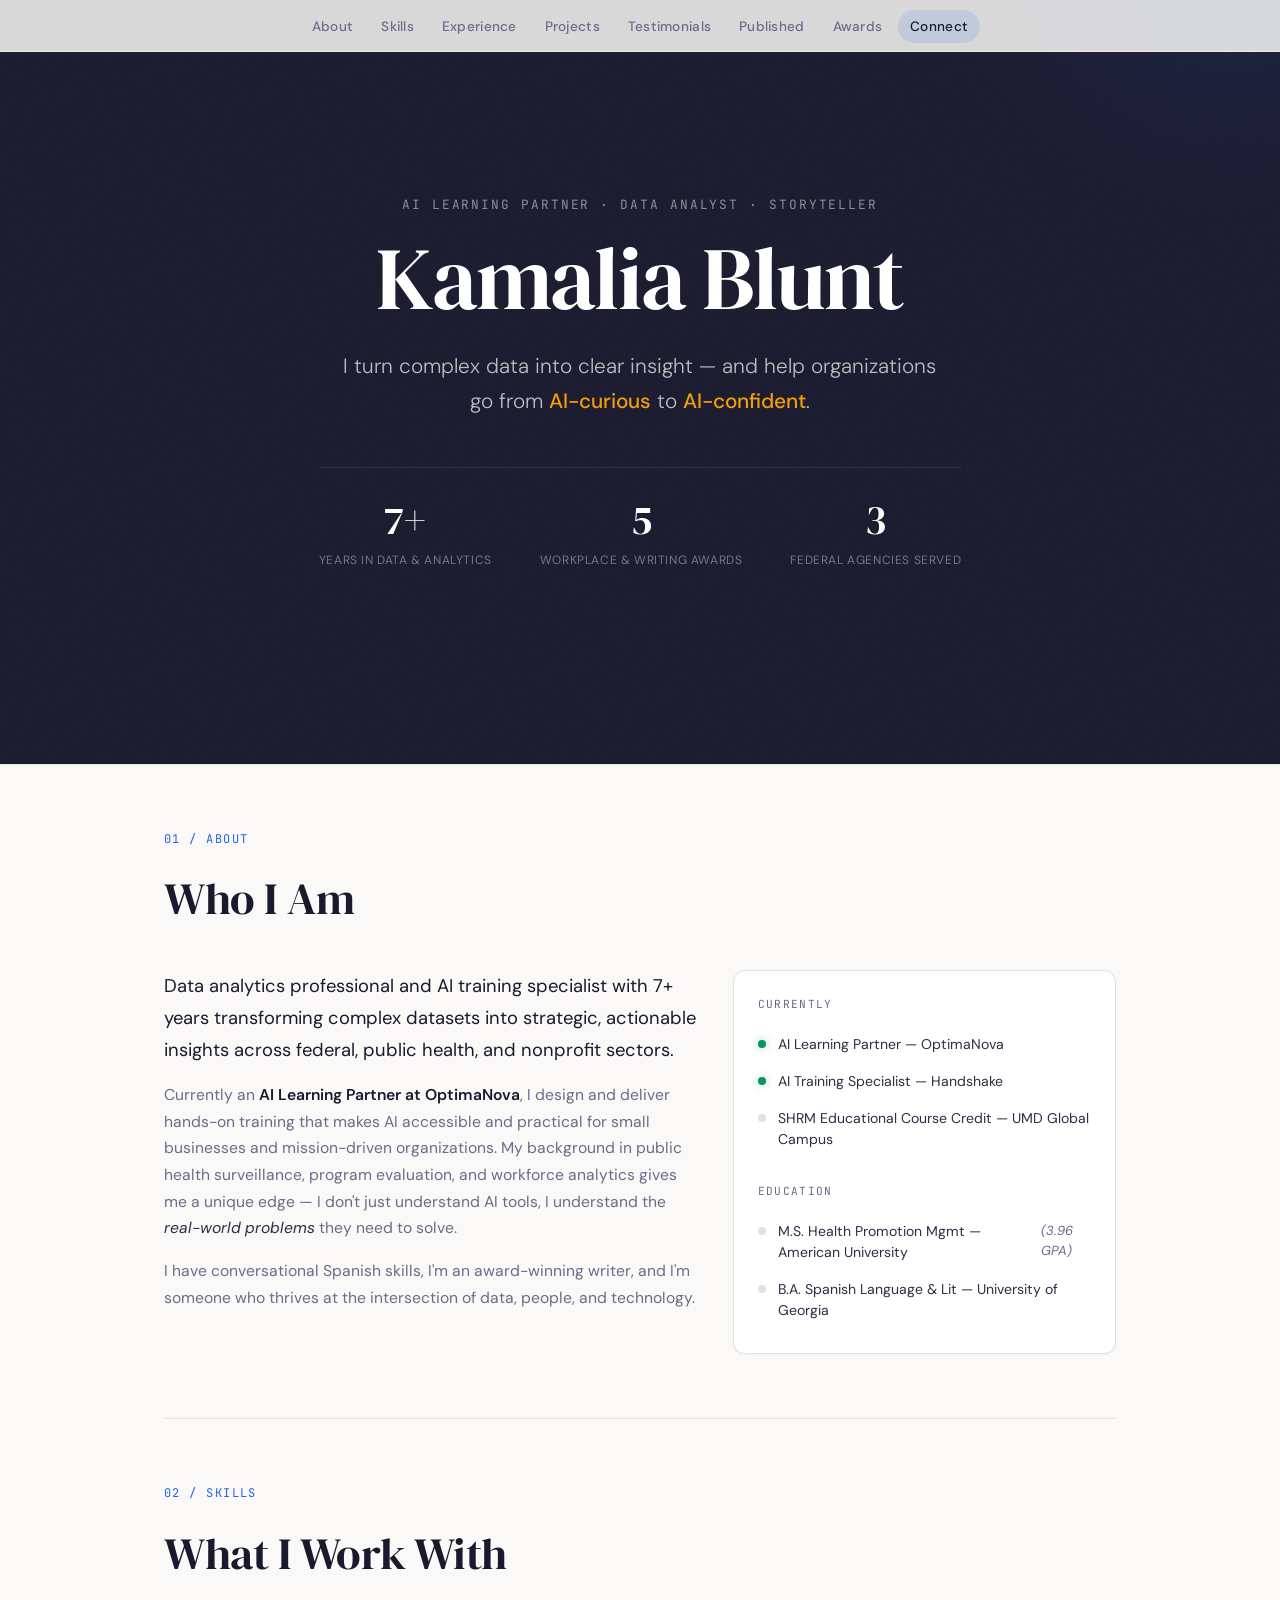
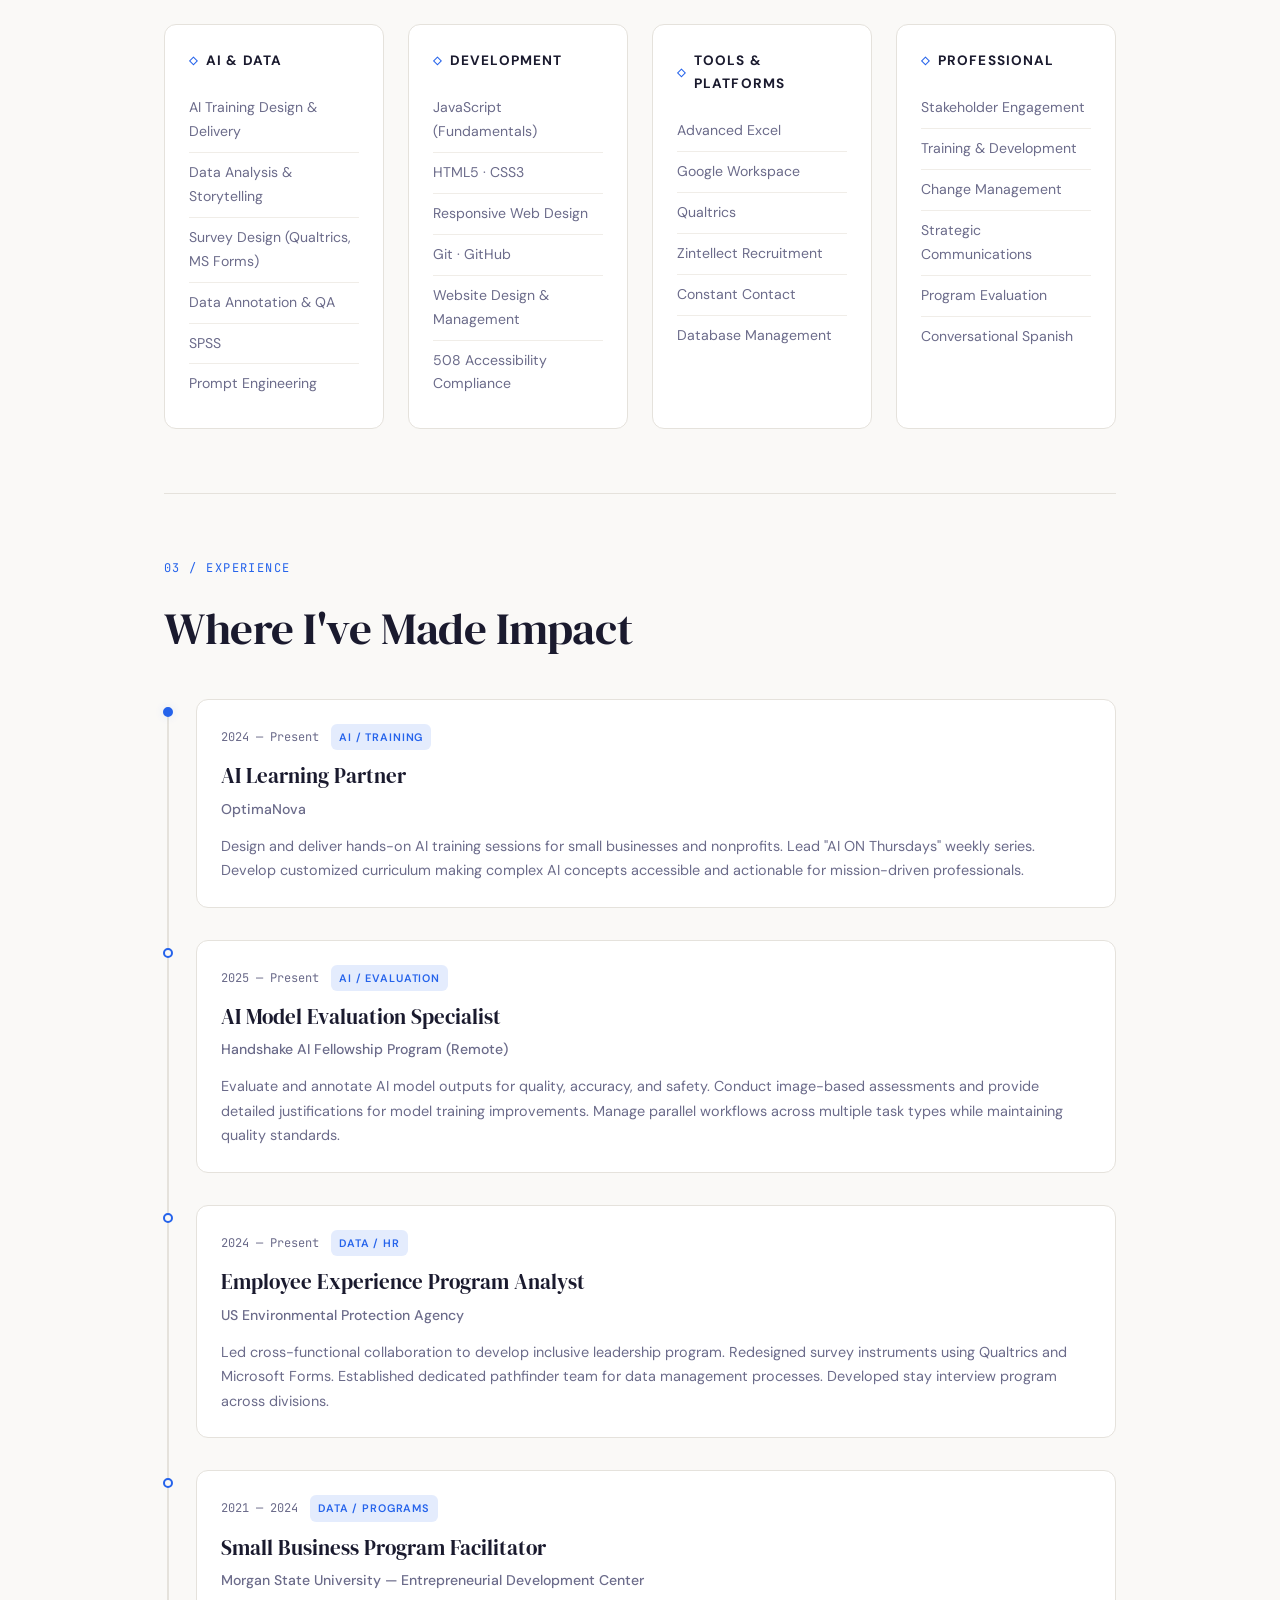
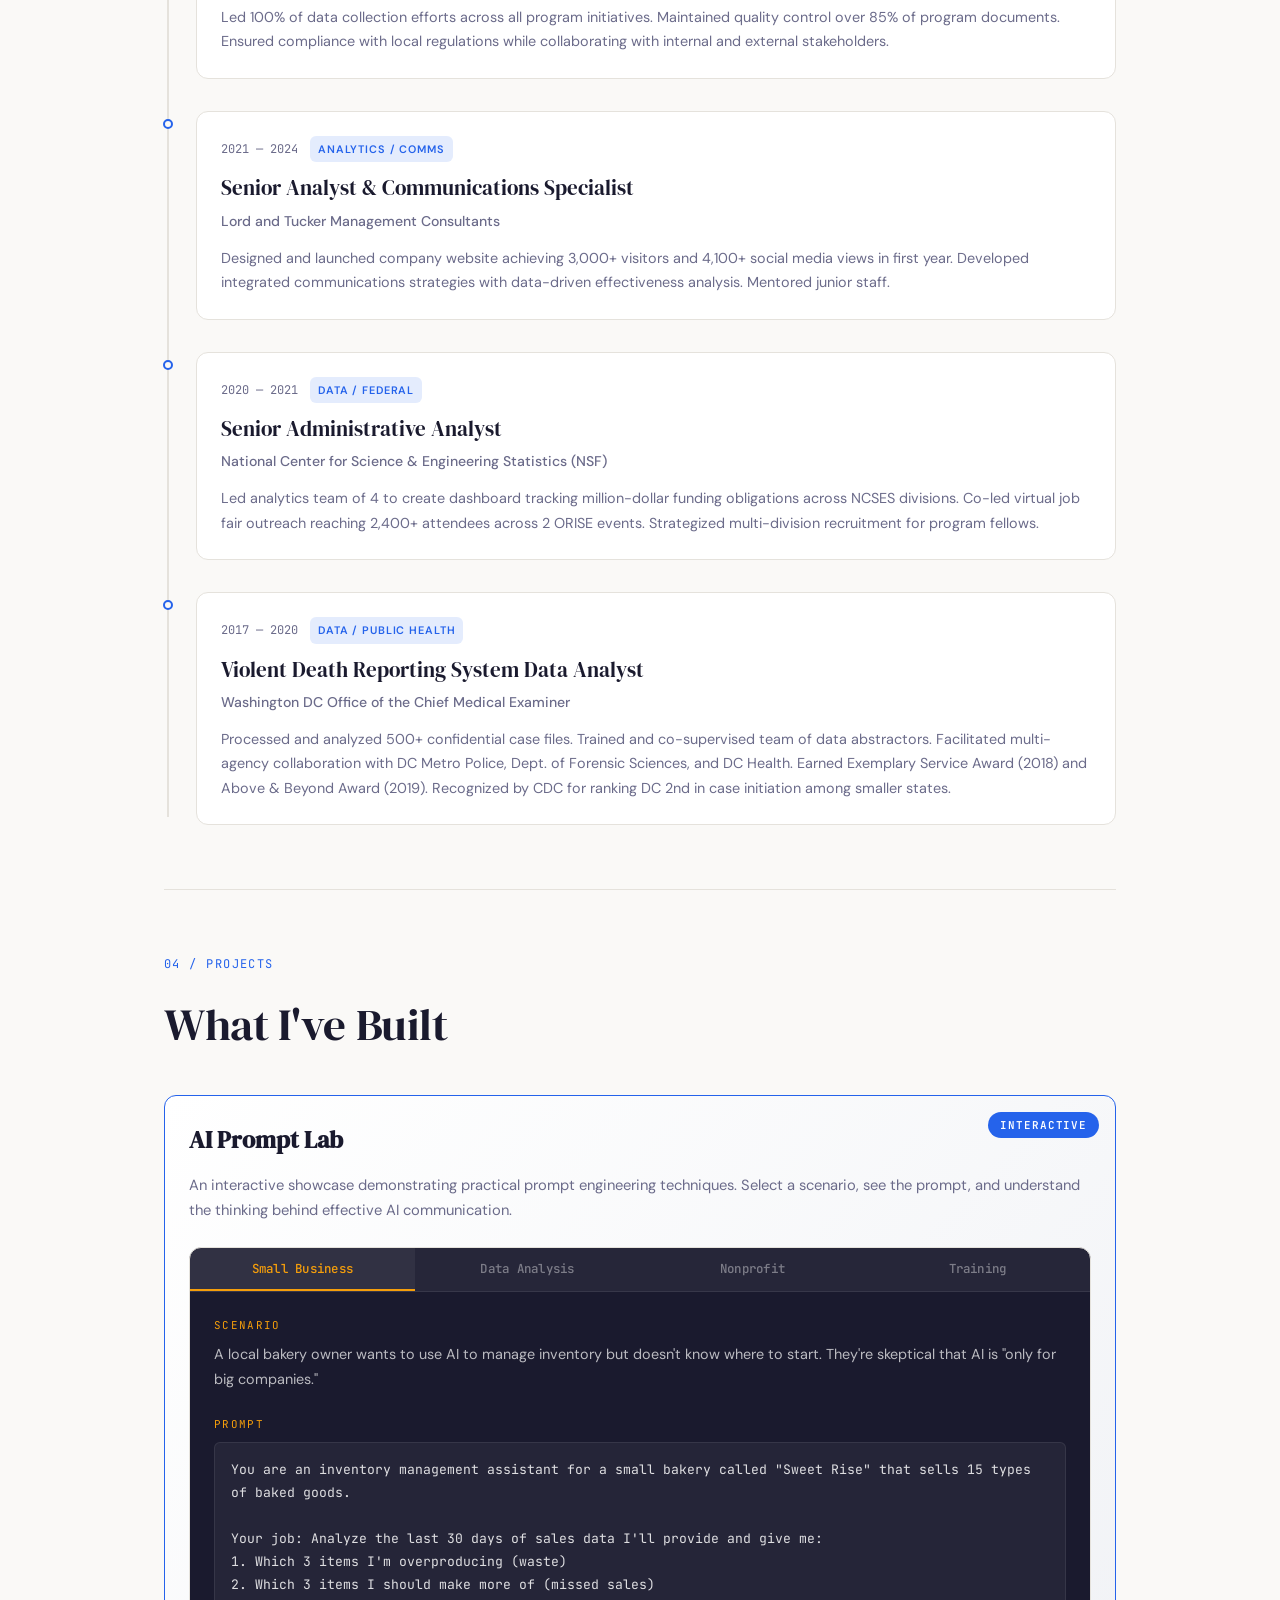
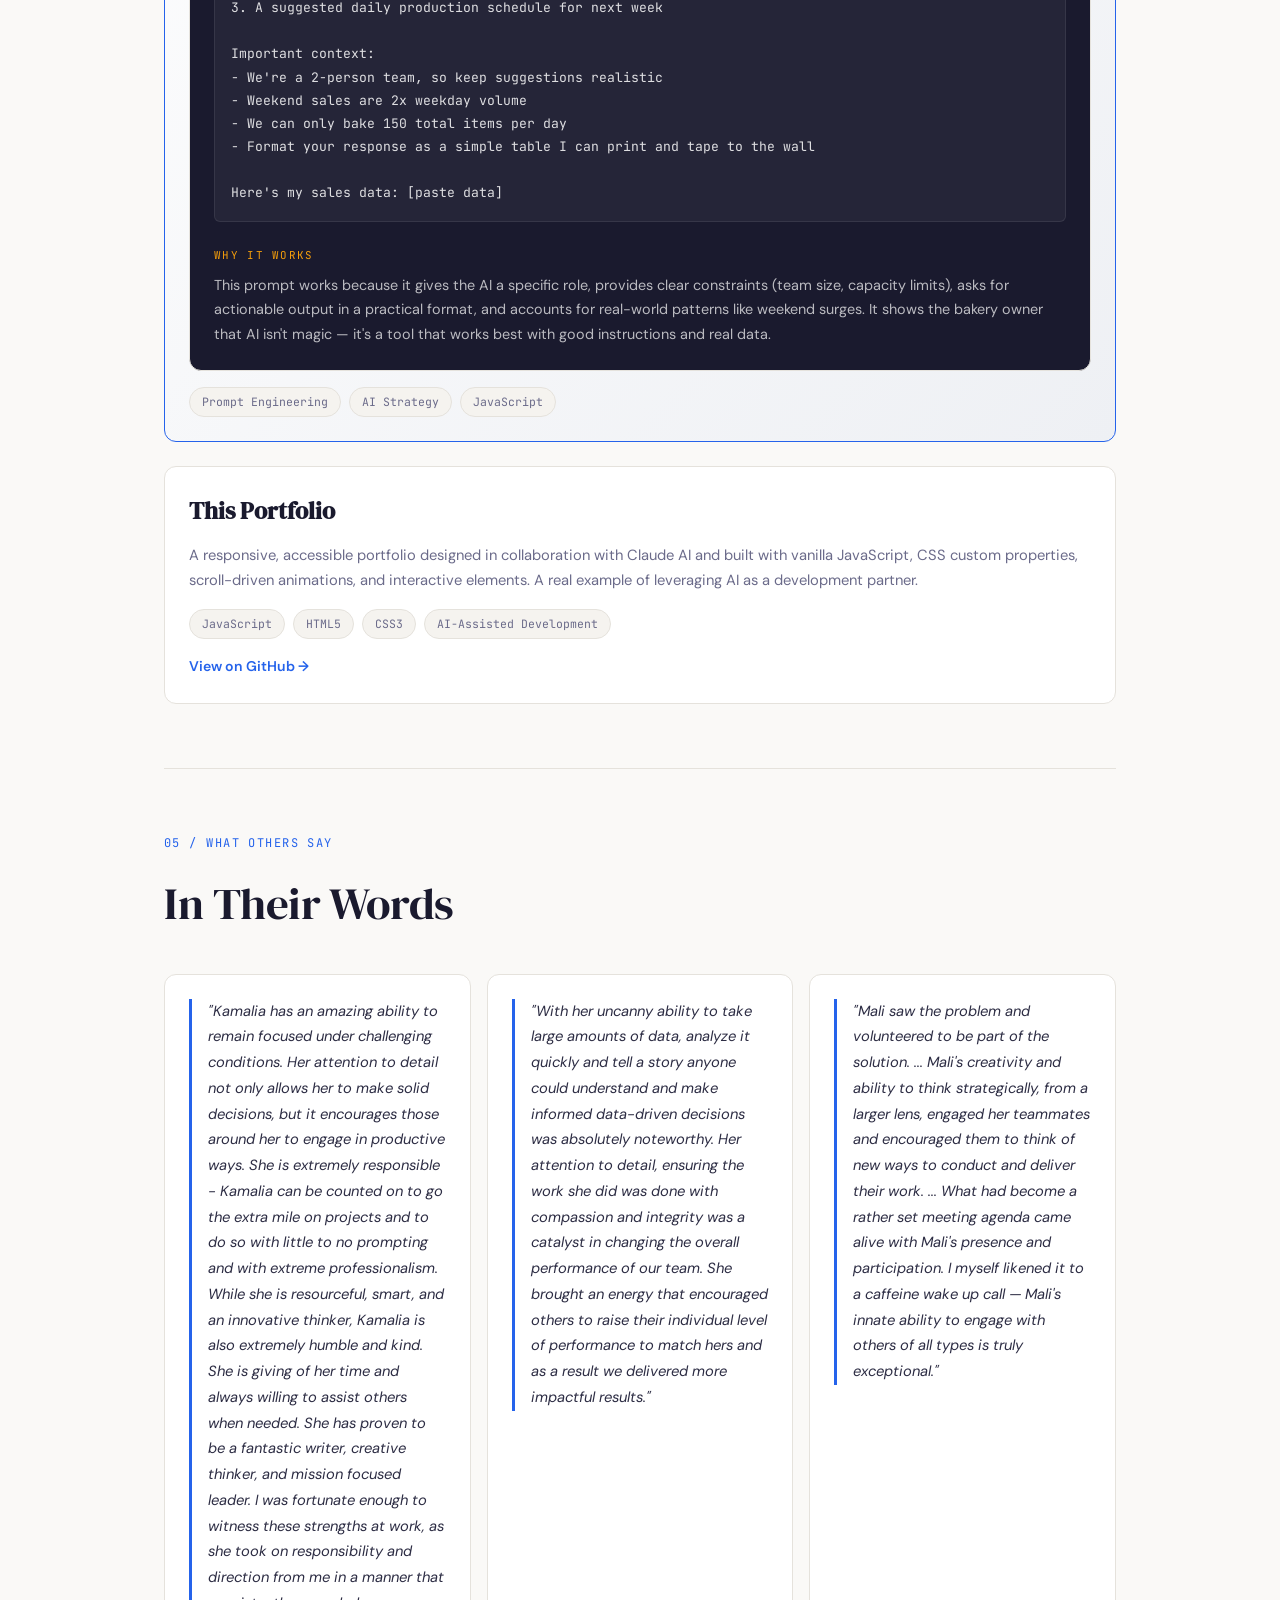
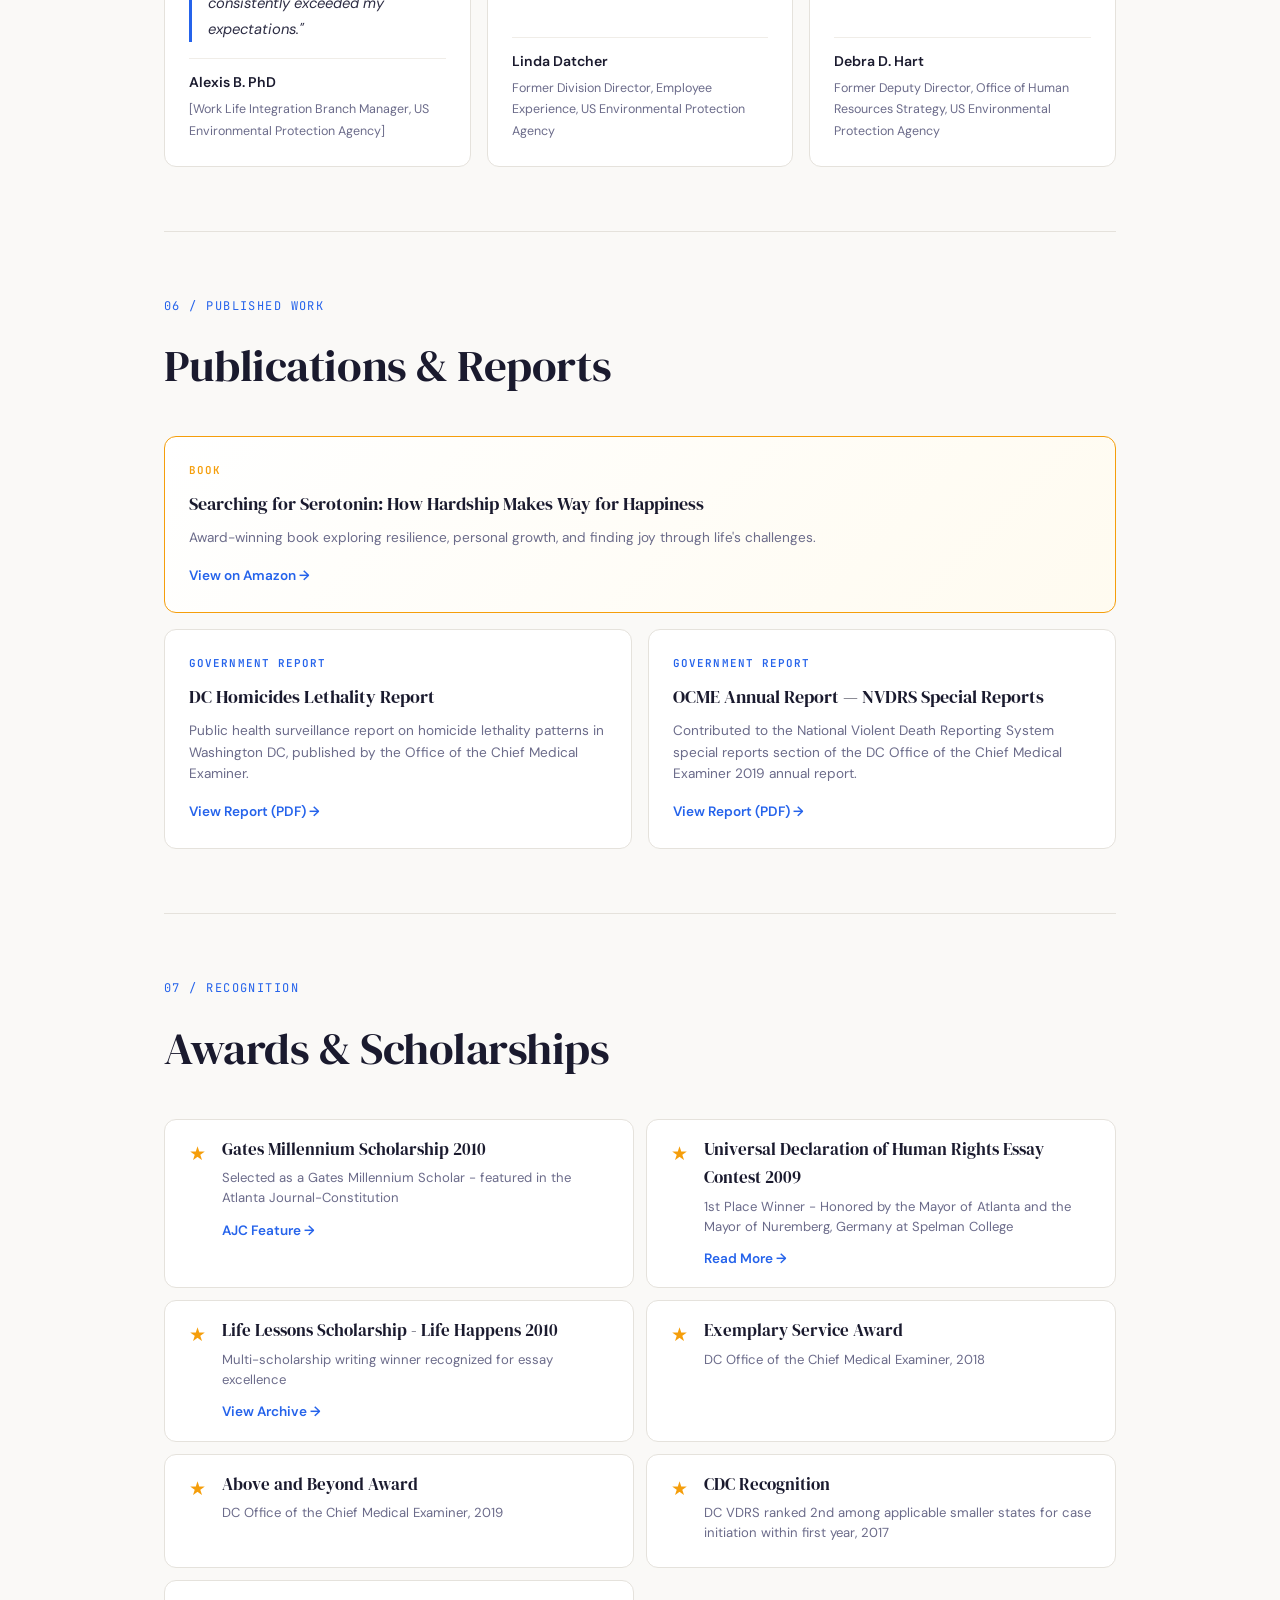
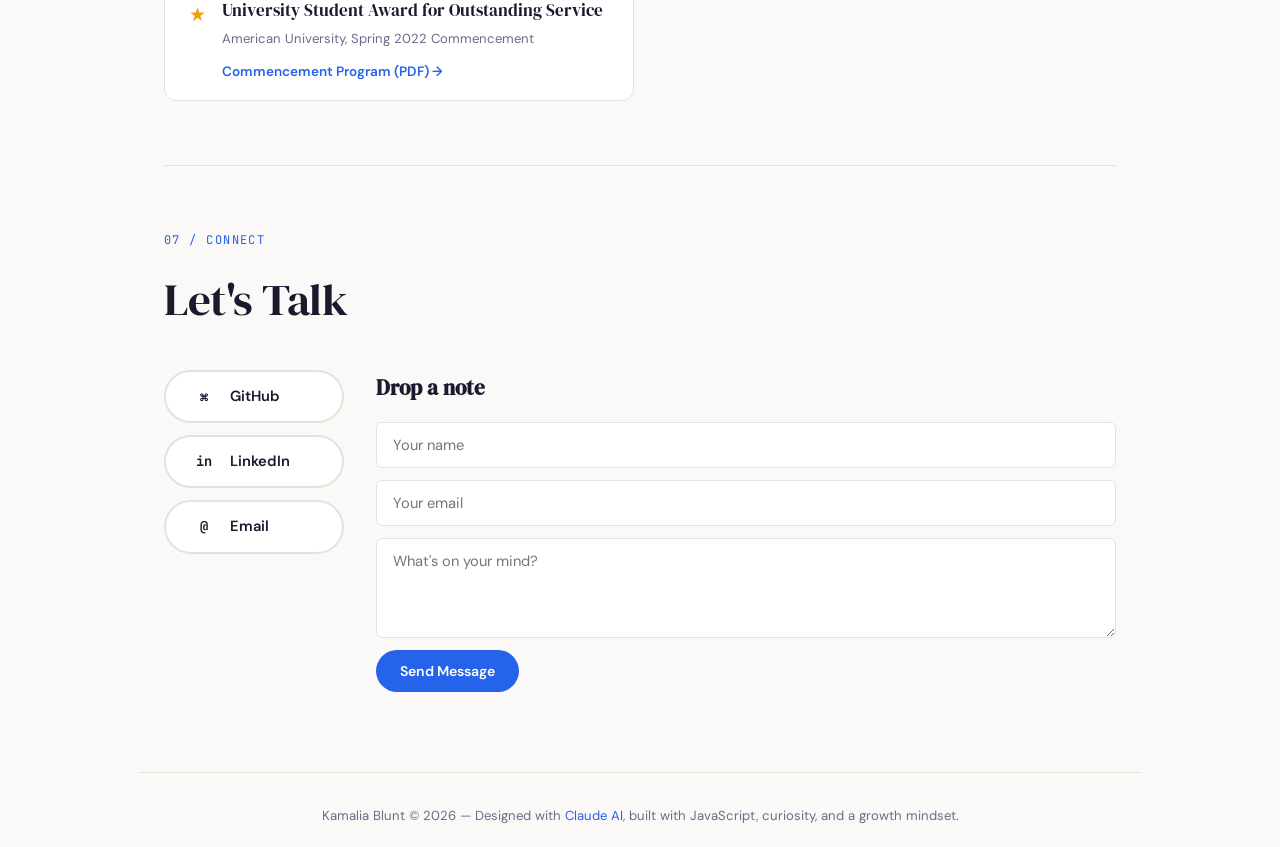
<file: index.html>
<!DOCTYPE html>
<html lang="en">
<head>
    <title>Kamalia Blunt — AI & Data Portfolio</title>
    <meta charset="UTF-8">
    <meta name="viewport" content="width=device-width, initial-scale=1.0">
    <meta name="description" content="Kamalia Blunt — AI Training Specialist & Data Analytics Professional. Portfolio showcasing AI expertise, data-driven projects, and published work.">
    <meta name="keywords" content="AI training, data analytics, JavaScript, portfolio, Kamalia Blunt, OptimaNova, data visualization">
    <link rel="stylesheet" href="css/index.css">
    <link rel="preconnect" href="https://fonts.googleapis.com">
    <link rel="preconnect" href="https://fonts.gstatic.com" crossorigin>
    <link href="https://fonts.googleapis.com/css2?family=DM+Serif+Display&family=DM+Sans:wght@300;400;500;600;700&family=JetBrains+Mono:wght@400;500&display=swap" rel="stylesheet">
</head>
<body>

    <!-- ===== FLOATING NAV ===== -->
    <header>
        <nav>
            <ul class="nav-menu">
                <li><a href="#about">About</a></li>
                <li><a href="#skills">Skills</a></li>
                <li><a href="#experience">Experience</a></li>
                <li><a href="#projects">Projects</a></li>
                <li><a href="#testimonials">Testimonials</a></li>
                <li><a href="#published">Published</a></li>
                <li><a href="#awards">Awards</a></li>
                <li><a href="#connect">Connect</a></li>
            </ul>
        </nav>
    </header>

    <!-- ===== HERO ===== -->
    <section class="hero">
        <div class="hero-grain"></div>
        <div class="hero-content">
            <p class="hero-eyebrow">AI Learning Partner · Data Analyst · Storyteller</p>
            <h1>Kamalia Blunt</h1>
            <p class="hero-tagline">I turn complex data into clear insight — and help organizations go from <span class="highlight">AI-curious</span> to <span class="highlight">AI-confident</span>.</p>
            <div class="hero-stats">
                <div class="stat">
                    <span class="stat-number" data-target="7">0</span><span class="stat-suffix">+</span>
                    <span class="stat-label">Years in Data & Analytics</span>
                </div>
                <div class="stat">
                    <span class="stat-number" data-target="5">0</span>
                    <span class="stat-label">Workplace & Writing Awards</span>
                </div>
                <div class="stat">
                    <span class="stat-number" data-target="3">0</span>
                    <span class="stat-label">Federal Agencies Served</span>
                </div>
            </div>
        </div>
    </section>

    <main>

    <!-- ===== ABOUT ===== -->
    <section id="about">
        <span class="section-label">01 / About</span>
        <h2>Who I Am</h2>
        <div class="about-grid">
            <div class="about-text">
                <p class="lead">Data analytics professional and AI training specialist with 7+ years transforming complex datasets into strategic, actionable insights across federal, public health, and nonprofit sectors.</p>
                <p>Currently an <strong>AI Learning Partner at OptimaNova</strong>, I design and deliver hands-on training that makes AI accessible and practical for small businesses and mission-driven organizations. My background in public health surveillance, program evaluation, and workforce analytics gives me a unique edge — I don't just understand AI tools, I understand the <em>real-world problems</em> they need to solve.</p>
                <p>I have conversational Spanish skills, I'm an award-winning writer, and I'm someone who thrives at the intersection of data, people, and technology.</p>
            </div>
            <div class="about-card">
                <div class="about-card-header">Currently</div>
                <div class="about-card-item">
                    <span class="about-card-dot active"></span>
                    AI Learning Partner — OptimaNova
                </div>
                <div class="about-card-item">
                    <span class="about-card-dot active"></span>
                    AI Training Specialist — Handshake
                </div>
                <div class="about-card-item">
                    <span class="about-card-dot"></span>
                    SHRM Educational Course Credit — UMD Global Campus
                </div>

                <div class="about-card-header" style="margin-top: 1.5rem;">Education</div>
                <div class="about-card-item">
                    <span class="about-card-dot"></span>
                    M.S. Health Promotion Mgmt — American University <em>(3.96 GPA)</em>
                </div>
                <div class="about-card-item">
                    <span class="about-card-dot"></span>
                    B.A. Spanish Language & Lit — University of Georgia
                </div>
            </div>
        </div>
    </section>

    <!-- ===== SKILLS ===== -->
    <section id="skills">
        <span class="section-label">02 / Skills</span>
        <h2>What I Work With</h2>
        <div class="skills-grid">
            <div class="skill-category">
                <h3 class="skill-cat-title"><span class="skill-icon">◇</span> AI & Data</h3>
                <ul>
                    <li>AI Training Design & Delivery</li>
                    <li>Data Analysis & Storytelling</li>
                    <li>Survey Design (Qualtrics, MS Forms)</li>
                    <li>Data Annotation & QA</li>
                    <li>SPSS</li>
                    <li>Prompt Engineering</li>
                </ul>
            </div>
            <div class="skill-category">
                <h3 class="skill-cat-title"><span class="skill-icon">◇</span> Development</h3>
                <ul>
                    <li>JavaScript (Fundamentals)</li>
                    <li>HTML5 · CSS3</li>
                    <li>Responsive Web Design</li>
                    <li>Git · GitHub</li>
                    <li>Website Design & Management</li>
                    <li>508 Accessibility Compliance</li>
                </ul>
            </div>
            <div class="skill-category">
                <h3 class="skill-cat-title"><span class="skill-icon">◇</span> Tools & Platforms</h3>
                <ul>
                    <li>Advanced Excel</li>
                    <li>Google Workspace</li>
                    <li>Qualtrics</li>
                    <li>Zintellect Recruitment</li>
                    <li>Constant Contact</li>
                    <li>Database Management</li>
                </ul>
            </div>
            <div class="skill-category">
                <h3 class="skill-cat-title"><span class="skill-icon">◇</span> Professional</h3>
                <ul>
                    <li>Stakeholder Engagement</li>
                    <li>Training & Development</li>
                    <li>Change Management</li>
                    <li>Strategic Communications</li>
                    <li>Program Evaluation</li>
                    <li>Conversational Spanish</li>
                </ul>
            </div>
        </div>
    </section>

    <!-- ===== EXPERIENCE ===== -->
    <section id="experience">
        <span class="section-label">03 / Experience</span>
        <h2>Where I've Made Impact</h2>
        <div class="timeline">
            <div class="timeline-item">
                <div class="timeline-marker"></div>
                <div class="timeline-content">
                    <div class="job-meta">
                        <span class="job-date">2024 — Present</span>
                        <span class="job-tag">AI / Training</span>
                    </div>
                    <h3>AI Learning Partner</h3>
                    <p class="job-org">OptimaNova</p>
                    <p class="job-desc">Design and deliver hands-on AI training sessions for small businesses and nonprofits. Lead "AI ON Thursdays" weekly series. Develop customized curriculum making complex AI concepts accessible and actionable for mission-driven professionals.</p>
                </div>
            </div>
            <div class="timeline-item">
                <div class="timeline-marker"></div>
                <div class="timeline-content">
                    <div class="job-meta">
                        <span class="job-date">2025 — Present</span>
                        <span class="job-tag">AI / Evaluation</span>
                    </div>
                    <h3>AI Model Evaluation Specialist</h3>
                    <p class="job-org">Handshake AI Fellowship Program (Remote)</p>
                    <p class="job-desc">Evaluate and annotate AI model outputs for quality, accuracy, and safety. Conduct image-based assessments and provide detailed justifications for model training improvements. Manage parallel workflows across multiple task types while maintaining quality standards.</p>
                </div>
            </div>
            <div class="timeline-item">
                <div class="timeline-marker"></div>
                <div class="timeline-content">
                    <div class="job-meta">
                        <span class="job-date">2024 — Present</span>
                        <span class="job-tag">Data / HR</span>
                    </div>
                    <h3>Employee Experience Program Analyst</h3>
                    <p class="job-org">US Environmental Protection Agency</p>
                    <p class="job-desc">Led cross-functional collaboration to develop inclusive leadership program. Redesigned survey instruments using Qualtrics and Microsoft Forms. Established dedicated pathfinder team for data management processes. Developed stay interview program across divisions.</p>
                </div>
            </div>
            <div class="timeline-item">
                <div class="timeline-marker"></div>
                <div class="timeline-content">
                    <div class="job-meta">
                        <span class="job-date">2021 — 2024</span>
                        <span class="job-tag">Data / Programs</span>
                    </div>
                    <h3>Small Business Program Facilitator</h3>
                    <p class="job-org">Morgan State University — Entrepreneurial Development Center</p>
                    <p class="job-desc">Led 100% of data collection efforts across all program initiatives. Maintained quality control over 85% of program documents. Ensured compliance with local regulations while collaborating with internal and external stakeholders.</p>
                </div>
            </div>
            <div class="timeline-item">
                <div class="timeline-marker"></div>
                <div class="timeline-content">
                    <div class="job-meta">
                        <span class="job-date">2021 — 2024</span>
                        <span class="job-tag">Analytics / Comms</span>
                    </div>
                    <h3>Senior Analyst & Communications Specialist</h3>
                    <p class="job-org">Lord and Tucker Management Consultants</p>
                    <p class="job-desc">Designed and launched company website achieving 3,000+ visitors and 4,100+ social media views in first year. Developed integrated communications strategies with data-driven effectiveness analysis. Mentored junior staff.</p>
                </div>
            </div>
            <div class="timeline-item">
                <div class="timeline-marker"></div>
                <div class="timeline-content">
                    <div class="job-meta">
                        <span class="job-date">2020 — 2021</span>
                        <span class="job-tag">Data / Federal</span>
                    </div>
                    <h3>Senior Administrative Analyst</h3>
                    <p class="job-org">National Center for Science & Engineering Statistics (NSF)</p>
                    <p class="job-desc">Led analytics team of 4 to create dashboard tracking million-dollar funding obligations across NCSES divisions. Co-led virtual job fair outreach reaching 2,400+ attendees across 2 ORISE events. Strategized multi-division recruitment for program fellows.</p>
                </div>
            </div>
            <div class="timeline-item">
                <div class="timeline-marker"></div>
                <div class="timeline-content">
                    <div class="job-meta">
                        <span class="job-date">2017 — 2020</span>
                        <span class="job-tag">Data / Public Health</span>
                    </div>
                    <h3>Violent Death Reporting System Data Analyst</h3>
                    <p class="job-org">Washington DC Office of the Chief Medical Examiner</p>
                    <p class="job-desc">Processed and analyzed 500+ confidential case files. Trained and co-supervised team of data abstractors. Facilitated multi-agency collaboration with DC Metro Police, Dept. of Forensic Sciences, and DC Health. Earned Exemplary Service Award (2018) and Above & Beyond Award (2019). Recognized by CDC for ranking DC 2nd in case initiation among smaller states.</p>
                </div>
            </div>
        </div>
    </section>

    <!-- ===== PROJECTS ===== -->
    <section id="projects">
        <span class="section-label">04 / Projects</span>
        <h2>What I've Built</h2>
        <div class="projects-grid">
            
            <!-- Project 1: AI Prompt Lab -->
            <div class="project-card featured">
                <div class="project-card-badge">Interactive</div>
                <h3>AI Prompt Lab</h3>
                <p class="project-desc">An interactive showcase demonstrating practical prompt engineering techniques. Select a scenario, see the prompt, and understand the thinking behind effective AI communication.</p>
                <div class="prompt-lab">
                    <div class="prompt-tabs">
                        <button class="prompt-tab active" data-prompt="business">Small Business</button>
                        <button class="prompt-tab" data-prompt="data">Data Analysis</button>
                        <button class="prompt-tab" data-prompt="nonprofit">Nonprofit</button>
                        <button class="prompt-tab" data-prompt="training">Training</button>
                    </div>
                    <div class="prompt-display">
                        <div class="prompt-section">
                            <span class="prompt-label">Scenario</span>
                            <p id="prompt-scenario"></p>
                        </div>
                        <div class="prompt-section">
                            <span class="prompt-label">Prompt</span>
                            <pre id="prompt-text"><code></code></pre>
                        </div>
                        <div class="prompt-section">
                            <span class="prompt-label">Why It Works</span>
                            <p id="prompt-rationale"></p>
                        </div>
                    </div>
                </div>
                <div class="project-tech">
                    <span>Prompt Engineering</span>
                    <span>AI Strategy</span>
                    <span>JavaScript</span>
                </div>
            </div>

            <!-- Project 2: This Portfolio -->
            <div class="project-card">
                <h3>This Portfolio</h3>
                <p class="project-desc">A responsive, accessible portfolio designed in collaboration with Claude AI and built with vanilla JavaScript, CSS custom properties, scroll-driven animations, and interactive elements. A real example of leveraging AI as a development partner.</p>
                <div class="project-tech">
                    <span>JavaScript</span>
                    <span>HTML5</span>
                    <span>CSS3</span>
                    <span>AI-Assisted Development</span>
                </div>
                <a href="https://github.com/B1untKam" target="_blank" class="project-link">View on GitHub →</a>
            </div>
        </div>
    </section>

    <!-- ===== WHAT OTHERS SAY ===== -->
    <section id="testimonials">
        <span class="section-label">05 / What Others Say</span>
        <h2>In Their Words</h2>
        <div class="testimonials-grid">
            <div class="testimonial">
                <blockquote>
                    <p>"Kamalia has an amazing ability to remain focused under challenging conditions. Her attention to detail not only allows her to make solid decisions, but it encourages those around her to engage in productive ways. She is extremely responsible - Kamalia can be counted on to go the extra mile on projects and to do so with little to no prompting and with extreme professionalism. While she is resourceful, smart, and an innovative thinker, Kamalia is also extremely humble and kind. She is giving of her time and always willing to assist others when needed. She has proven to be a fantastic writer, creative thinker, and mission focused leader. I was fortunate enough to witness these strengths at work, as she took on responsibility and direction from me in a manner that consistently exceeded my expectations."</p>
                </blockquote>
                <div class="testimonial-author">
                    <span class="testimonial-name">Alexis B. PhD</span>
                    <span class="testimonial-role">[Work Life Integration Branch Manager, US Environmental Protection Agency]</span>
                </div>
            </div>
            <div class="testimonial">
                <blockquote>
                    <p>"With her uncanny ability to take large amounts of data, analyze it quickly and tell a story anyone could understand and make informed data-driven decisions was absolutely noteworthy. Her attention to detail, ensuring the work she did was done with compassion and integrity was a catalyst in changing the overall performance of our team. She brought an energy that encouraged others to raise their individual level of performance to match hers and as a result we delivered more impactful results."</p>
                </blockquote>
                <div class="testimonial-author">
                    <span class="testimonial-name">Linda Datcher</span>
                    <span class="testimonial-role">Former Division Director, Employee Experience, US Environmental Protection Agency</span>
                </div>
            </div>
            <div class="testimonial">
                <blockquote>
                    <p>"Mali saw the problem and volunteered to be part of the solution. ... Mali's creativity and ability to think strategically, from a larger lens, engaged her teammates and encouraged them to think of new ways to conduct and deliver their work. ... What had become a rather set meeting agenda came alive with Mali's presence and participation. I myself likened it to a caffeine wake up call — Mali's innate ability to engage with others of all types is truly exceptional."</p>
                </blockquote>
                <div class="testimonial-author">
                    <span class="testimonial-name">Debra D. Hart</span>
                    <span class="testimonial-role">Former Deputy Director, Office of Human Resources Strategy, US Environmental Protection Agency</span>
                </div>
            </div>
        </div>
    </section>

    <!-- ===== PUBLISHED WORK ===== -->
    <section id="published">
        <span class="section-label">06 / Published Work</span>
        <h2>Publications & Reports</h2>
        <div class="published-grid">
            <div class="published-item featured-pub">
                <span class="published-type">Book</span>
                <h3>Searching for Serotonin: How Hardship Makes Way for Happiness</h3>
                <p>Award-winning book exploring resilience, personal growth, and finding joy through life's challenges.</p>
                <a href="https://www.amazon.com/Searching-Serotonin-Hardship-Makes-Happiness/dp/B0BYFVSXY9" target="_blank" class="published-link">View on Amazon →</a>
            </div>
            <div class="published-item">
                <span class="published-type">Government Report</span>
                <h3>DC Homicides Lethality Report</h3>
                <p>Public health surveillance report on homicide lethality patterns in Washington DC, published by the Office of the Chief Medical Examiner.</p>
                <a href="https://ocme.dc.gov/sites/default/files/dc/sites/ocme/Homicides%20Lethality%20Report%20June%202019%202.pdf" target="_blank" class="published-link">View Report (PDF) →</a>
            </div>
            <div class="published-item">
                <span class="published-type">Government Report</span>
                <h3>OCME Annual Report — NVDRS Special Reports</h3>
                <p>Contributed to the National Violent Death Reporting System special reports section of the DC Office of the Chief Medical Examiner 2019 annual report.</p>
                <a href="https://ocme.dc.gov/sites/default/files/dc/sites/ocme/agency_content/OCME_2019_web.pdf" target="_blank" class="published-link">View Report (PDF) →</a>
            </div>
        </div>
    </section>

<!-- ===== AWARDS & SCHOLARSHIPS ===== -->
    <section id="awards">
        <span class="section-label">07 / Recognition</span>
        <h2>Awards & Scholarships</h2>
        <div class="awards-grid">
            <div class="award-item">
                <span class="award-icon">★</span>
                <div>
                    <h3>Gates Millennium Scholarship 2010</h3>
                    <p>Selected as a Gates Millennium Scholar - featured in the Atlanta Journal-Constitution</p>
                    <a href="https://www.ajc.com/news/local/gates-millennium-scholarship-winners/LV7Nn6rbrVG0fpaz4hsI3K/" target="_blank" class="published-link">AJC Feature →</a>
                </div>
            </div>
            <div class="award-item">
                <span class="award-icon">★</span>
                <div>
                    <h3>Universal Declaration of Human Rights Essay Contest 2009</h3>
                    <p>1st Place Winner - Honored by the Mayor of Atlanta and the Mayor of Nuremberg, Germany at Spelman College</p>
                    <a href="https://apstoday.us/tag/spelman-college/" target="_blank" class="published-link">Read More →</a>
                </div>
            </div>
            <div class="award-item">
                <span class="award-icon">★</span>
                <div>
                    <h3>Life Lessons Scholarship - Life Happens 2010</h3>
                    <p>Multi-scholarship writing winner recognized for essay excellence</p>
                    <a href="https://lifehappens.co/life-lessons-scholarship-program/archive/" target="_blank" class="published-link">View Archive →</a>
                </div>
            </div>
            <div class="award-item">
                <span class="award-icon">★</span>
                <div>
                    <h3>Exemplary Service Award</h3>
                    <p>DC Office of the Chief Medical Examiner, 2018</p>
                </div>
            </div>
            <div class="award-item">
                <span class="award-icon">★</span>
                <div>
                    <h3>Above and Beyond Award</h3>
                    <p>DC Office of the Chief Medical Examiner, 2019</p>
                </div>
            </div>
            <div class="award-item">
                <span class="award-icon">★</span>
                <div>
                    <h3>CDC Recognition</h3>
                    <p>DC VDRS ranked 2nd among applicable smaller states for case initiation within first year, 2017</p>
                </div>
            </div>
            <div class="award-item">
                <span class="award-icon">★</span>
                <div>
                    <h3>University Student Award for Outstanding Service</h3>
                    <p>American University, Spring 2022 Commencement</p>
                    <a href="https://www.american.edu/commencement/upload/spring2022_program.pdf" target="_blank" class="published-link">Commencement Program (PDF) →</a>
                </div>
            </div>
        </div>
    </section>

    <!-- ===== CONNECT ===== -->
    <section id="connect">
        <span class="section-label">07 / Connect</span>
        <h2>Let's Talk</h2>
        <div class="connect-grid">
            <div class="connect-links">
                <a href="https://github.com/B1untKam" target="_blank" class="connect-btn github">
                    <span class="connect-icon">⌘</span>
                    <span>GitHub</span>
                </a>
                <a href="https://www.linkedin.com/in/kamalia-b-18064666/" target="_blank" class="connect-btn linkedin">
                    <span class="connect-icon">in</span>
                    <span>LinkedIn</span>
                </a>
                <a href="mailto:Blunt.Kamalia@gmail.com" class="connect-btn email">
                    <span class="connect-icon">@</span>
                    <span>Email</span>
                </a>
            </div>
            <div class="connect-form-area">
                <h3>Drop a note</h3>
                <form name="leave_message" class="contact-form">
                    <input type="text" id="usersName" name="usersName" placeholder="Your name" required>
                    <input type="email" id="usersEmail" name="usersEmail" placeholder="Your email" required>
                    <textarea id="usersMessage" name="usersMessage" placeholder="What's on your mind?" required></textarea>
                    <button type="submit">Send Message</button>
                </form>
                <ul class="message-list" id="messageList"></ul>
            </div>
        </div>
    </section>

    </main>

    <footer>
        <!-- Footer content added via JS -->
    </footer>

    <script src="js/index.js"></script>
</body>
</html>
</file>
<file: css/index.css>
/* ===== DESIGN TOKENS ===== */
:root {
    /* Palette: warm neutrals with a sharp blue accent */
    --ink: #1a1a2e;
    --ink-light: #2d2d44;
    --ink-muted: #6b6b8a;
    --paper: #faf9f7;
    --paper-warm: #f5f3ef;
    --paper-cool: #eef0f4;
    --accent: #2563eb;
    --accent-hover: #1d4ed8;
    --accent-glow: rgba(37, 99, 235, 0.12);
    --accent-warm: #f59e0b;
    --success: #059669;
    --surface: #ffffff;
    --border: #e5e2dc;
    --border-light: #f0ede8;

    /* Typography */
    --font-display: 'DM Serif Display', Georgia, serif;
    --font-body: 'DM Sans', -apple-system, sans-serif;
    --font-mono: 'JetBrains Mono', 'Fira Code', monospace;

    /* Spacing scale */
    --sp-1: 0.25rem;
    --sp-2: 0.5rem;
    --sp-3: 0.75rem;
    --sp-4: 1rem;
    --sp-6: 1.5rem;
    --sp-8: 2rem;
    --sp-12: 3rem;
    --sp-16: 4rem;
    --sp-24: 6rem;

    /* Radius */
    --r-sm: 6px;
    --r-md: 12px;
    --r-lg: 20px;
    --r-full: 100px;

    /* Shadows */
    --shadow-sm: 0 1px 2px rgba(26,26,46,0.05);
    --shadow-md: 0 4px 12px rgba(26,26,46,0.08);
    --shadow-lg: 0 12px 32px rgba(26,26,46,0.1);
    --shadow-glow: 0 0 30px rgba(37, 99, 235, 0.15);
}

/* ===== RESET & BASE ===== */
*, *::before, *::after {
    margin: 0;
    padding: 0;
    box-sizing: border-box;
}

html {
    scroll-behavior: smooth;
    scroll-padding-top: 80px;
}

body {
    font-family: var(--font-body);
    background: var(--paper);
    color: var(--ink);
    line-height: 1.7;
    -webkit-font-smoothing: antialiased;
    overflow-x: hidden;
}

::selection {
    background: var(--accent);
    color: white;
}

/* ===== NAV ===== */
header {
    position: fixed;
    top: 0;
    left: 0;
    right: 0;
    z-index: 1000;
    background: rgba(250, 249, 247, 0.85);
    backdrop-filter: blur(20px);
    -webkit-backdrop-filter: blur(20px);
    border-bottom: 1px solid var(--border-light);
}

.nav-menu {
    display: flex;
    justify-content: center;
    list-style: none;
    gap: var(--sp-1);
    padding: var(--sp-3) var(--sp-4);
    max-width: 800px;
    margin: 0 auto;
}

.nav-menu a {
    color: var(--ink-muted);
    text-decoration: none;
    font-size: 0.85rem;
    font-weight: 500;
    padding: var(--sp-2) var(--sp-3);
    border-radius: var(--r-full);
    transition: all 0.25s ease;
    letter-spacing: 0.02em;
}

.nav-menu a:hover,
.nav-menu a.active {
    color: var(--ink);
    background: var(--accent-glow);
}

/* ===== HERO ===== */
.hero {
    position: relative;
    min-height: 85vh;
    display: flex;
    align-items: center;
    justify-content: center;
    padding: var(--sp-24) var(--sp-4);
    background: var(--ink);
    color: white;
    overflow: hidden;
}

.hero-grain {
    position: absolute;
    inset: 0;
    opacity: 0.04;
    background-image: url("data:image/svg+xml,%3Csvg viewBox='0 0 256 256' xmlns='http://www.w3.org/2000/svg'%3E%3Cfilter id='noise'%3E%3CfeTurbulence type='fractalNoise' baseFrequency='0.9' numOctaves='4' stitchTiles='stitch'/%3E%3C/filter%3E%3Crect width='100%25' height='100%25' filter='url(%23noise)'/%3E%3C/svg%3E");
    background-size: 200px;
    pointer-events: none;
}

.hero::before {
    content: '';
    position: absolute;
    top: -50%;
    right: -20%;
    width: 600px;
    height: 600px;
    background: radial-gradient(circle, var(--accent) 0%, transparent 70%);
    opacity: 0.12;
    border-radius: 50%;
    pointer-events: none;
}

.hero-content {
    position: relative;
    max-width: 800px;
    text-align: center;
}

.hero-eyebrow {
    font-family: var(--font-mono);
    font-size: 0.8rem;
    letter-spacing: 0.15em;
    text-transform: uppercase;
    color: rgba(255,255,255,0.5);
    margin-bottom: var(--sp-4);
    font-weight: 400;
}

.hero h1 {
    font-family: var(--font-display);
    font-size: clamp(3rem, 8vw, 5.5rem);
    font-weight: 400;
    line-height: 1.05;
    margin-bottom: var(--sp-6);
    letter-spacing: -0.02em;
}

.hero-tagline {
    font-size: clamp(1.05rem, 2.2vw, 1.3rem);
    color: rgba(255,255,255,0.7);
    max-width: 600px;
    margin: 0 auto var(--sp-12);
    line-height: 1.7;
    font-weight: 300;
}

.highlight {
    color: var(--accent-warm);
    font-weight: 500;
}

.hero-stats {
    display: flex;
    justify-content: center;
    gap: var(--sp-12);
    padding-top: var(--sp-8);
    border-top: 1px solid rgba(255,255,255,0.1);
}

.stat {
    text-align: center;
}

.stat-number {
    font-family: var(--font-display);
    font-size: 2.5rem;
    display: inline;
    line-height: 1;
}

.stat-suffix {
    font-family: var(--font-display);
    font-size: 2.5rem;
    line-height: 1;
}

.stat-label {
    display: block;
    font-size: 0.75rem;
    color: rgba(255,255,255,0.4);
    margin-top: var(--sp-2);
    letter-spacing: 0.05em;
    text-transform: uppercase;
}

/* ===== MAIN & SECTIONS ===== */
main {
    max-width: 1000px;
    margin: 0 auto;
    padding: 0 var(--sp-6);
}

section {
    padding: var(--sp-16) 0;
    border-bottom: 1px solid var(--border);
}

section:last-child {
    border-bottom: none;
}

.section-label {
    font-family: var(--font-mono);
    font-size: 0.75rem;
    letter-spacing: 0.12em;
    text-transform: uppercase;
    color: var(--accent);
    display: block;
    margin-bottom: var(--sp-3);
}

h2 {
    font-family: var(--font-display);
    font-size: clamp(2rem, 4vw, 2.8rem);
    font-weight: 400;
    margin-bottom: var(--sp-8);
    letter-spacing: -0.01em;
    color: var(--ink);
}

/* ===== ABOUT ===== */
.about-grid {
    display: grid;
    grid-template-columns: 1.4fr 1fr;
    gap: var(--sp-8);
    align-items: start;
}

.about-text .lead {
    font-size: 1.15rem;
    line-height: 1.75;
    color: var(--ink);
    margin-bottom: var(--sp-4);
    font-weight: 400;
}

.about-text p {
    color: var(--ink-muted);
    margin-bottom: var(--sp-4);
    font-size: 0.98rem;
}

.about-text strong {
    color: var(--ink);
    font-weight: 600;
}

.about-text em {
    font-style: italic;
    color: var(--ink-light);
}

.about-card {
    background: var(--surface);
    border: 1px solid var(--border);
    border-radius: var(--r-md);
    padding: var(--sp-6);
    box-shadow: var(--shadow-sm);
}

.about-card-header {
    font-family: var(--font-mono);
    font-size: 0.7rem;
    text-transform: uppercase;
    letter-spacing: 0.12em;
    color: var(--ink-muted);
    margin-bottom: var(--sp-3);
}

.about-card-item {
    display: flex;
    align-items: flex-start;
    gap: var(--sp-3);
    padding: var(--sp-2) 0;
    font-size: 0.88rem;
    color: var(--ink-light);
    line-height: 1.5;
}

.about-card-item em {
    color: var(--ink-muted);
    font-size: 0.82rem;
}

.about-card-dot {
    width: 8px;
    height: 8px;
    border-radius: 50%;
    background: var(--border);
    flex-shrink: 0;
    margin-top: 6px;
}

.about-card-dot.active {
    background: var(--success);
    box-shadow: 0 0 8px rgba(5, 150, 105, 0.4);
}

/* ===== SKILLS ===== */
.skills-grid {
    display: grid;
    grid-template-columns: repeat(4, 1fr);
    gap: var(--sp-6);
}

.skill-category {
    background: var(--surface);
    border: 1px solid var(--border);
    border-radius: var(--r-md);
    padding: var(--sp-6);
    transition: all 0.3s ease;
}

.skill-category:hover {
    box-shadow: var(--shadow-md);
    border-color: var(--accent);
    transform: translateY(-2px);
}

.skill-cat-title {
    font-family: var(--font-body);
    font-size: 0.85rem;
    font-weight: 700;
    text-transform: uppercase;
    letter-spacing: 0.08em;
    color: var(--ink);
    margin-bottom: var(--sp-4);
    display: flex;
    align-items: center;
    gap: var(--sp-2);
}

.skill-icon {
    color: var(--accent);
    font-size: 0.7rem;
}

.skill-category ul {
    list-style: none;
}

.skill-category li {
    padding: var(--sp-2) 0;
    font-size: 0.88rem;
    color: var(--ink-muted);
    border-bottom: 1px solid var(--border-light);
    transition: color 0.2s ease;
}

.skill-category li:last-child {
    border-bottom: none;
}

.skill-category:hover li {
    color: var(--ink-light);
}

/* ===== EXPERIENCE / TIMELINE ===== */
.timeline {
    position: relative;
    padding-left: var(--sp-8);
}

.timeline::before {
    content: '';
    position: absolute;
    left: 3px;
    top: 8px;
    bottom: 8px;
    width: 2px;
    background: var(--border);
}

.timeline-item {
    position: relative;
    margin-bottom: var(--sp-8);
}

.timeline-item:last-child {
    margin-bottom: 0;
}

.timeline-marker {
    position: absolute;
    left: calc(-1 * var(--sp-8) + -1px);
    top: 8px;
    width: 10px;
    height: 10px;
    border-radius: 50%;
    background: var(--paper);
    border: 2px solid var(--accent);
    z-index: 1;
}

.timeline-item:first-child .timeline-marker {
    background: var(--accent);
    box-shadow: 0 0 10px var(--accent-glow);
}

.timeline-content {
    background: var(--surface);
    border: 1px solid var(--border);
    border-radius: var(--r-md);
    padding: var(--sp-6);
    transition: all 0.3s ease;
}

.timeline-content:hover {
    box-shadow: var(--shadow-md);
    transform: translateX(4px);
}

.job-meta {
    display: flex;
    gap: var(--sp-3);
    align-items: center;
    margin-bottom: var(--sp-2);
    flex-wrap: wrap;
}

.job-date {
    font-family: var(--font-mono);
    font-size: 0.75rem;
    color: var(--ink-muted);
}

.job-tag {
    font-size: 0.68rem;
    font-weight: 600;
    text-transform: uppercase;
    letter-spacing: 0.08em;
    color: var(--accent);
    background: var(--accent-glow);
    padding: var(--sp-1) var(--sp-2);
    border-radius: var(--r-sm);
}

.timeline-content h3 {
    font-family: var(--font-display);
    font-size: 1.3rem;
    font-weight: 400;
    margin-bottom: var(--sp-1);
}

.job-org {
    font-size: 0.88rem;
    color: var(--ink-muted);
    margin-bottom: var(--sp-3);
    font-weight: 500;
}

.job-desc {
    font-size: 0.9rem;
    color: var(--ink-muted);
    line-height: 1.7;
}

/* ===== PROJECTS ===== */
.projects-grid {
    display: grid;
    grid-template-columns: 1fr;
    gap: var(--sp-6);
}

.project-card {
    background: var(--surface);
    border: 1px solid var(--border);
    border-radius: var(--r-md);
    padding: var(--sp-6);
    transition: all 0.3s ease;
    position: relative;
}

.project-card:hover {
    box-shadow: var(--shadow-md);
}

.project-card.featured {
    border-color: var(--accent);
    background: linear-gradient(135deg, var(--surface) 0%, var(--paper-cool) 100%);
}

.project-card-badge {
    position: absolute;
    top: var(--sp-4);
    right: var(--sp-4);
    font-family: var(--font-mono);
    font-size: 0.68rem;
    font-weight: 600;
    text-transform: uppercase;
    letter-spacing: 0.08em;
    color: white;
    background: var(--accent);
    padding: var(--sp-1) var(--sp-3);
    border-radius: var(--r-full);
}

.project-card h3 {
    font-family: var(--font-display);
    font-size: 1.5rem;
    margin-bottom: var(--sp-3);
}

.project-desc {
    color: var(--ink-muted);
    font-size: 0.92rem;
    margin-bottom: var(--sp-4);
    line-height: 1.7;
}

.project-tech {
    display: flex;
    flex-wrap: wrap;
    gap: var(--sp-2);
    margin-top: var(--sp-4);
}

.project-tech span {
    font-family: var(--font-mono);
    font-size: 0.72rem;
    padding: var(--sp-1) var(--sp-3);
    background: var(--paper-warm);
    border: 1px solid var(--border);
    border-radius: var(--r-full);
    color: var(--ink-muted);
}

.project-link {
    display: inline-block;
    margin-top: var(--sp-4);
    font-size: 0.88rem;
    font-weight: 600;
    color: var(--accent);
    text-decoration: none;
    transition: color 0.2s ease;
}

.project-link:hover {
    color: var(--accent-hover);
}

.project-link.muted {
    color: var(--ink-muted);
    font-weight: 400;
    font-style: italic;
}

/* ===== AI PROMPT LAB ===== */
.prompt-lab {
    margin-top: var(--sp-6);
    border: 1px solid var(--border);
    border-radius: var(--r-md);
    overflow: hidden;
    background: var(--ink);
    color: white;
}

.prompt-tabs {
    display: flex;
    background: rgba(255,255,255,0.05);
    border-bottom: 1px solid rgba(255,255,255,0.08);
    overflow-x: auto;
}

.prompt-tab {
    flex: 1;
    padding: var(--sp-3) var(--sp-4);
    font-family: var(--font-mono);
    font-size: 0.78rem;
    font-weight: 500;
    background: none;
    border: none;
    color: rgba(255,255,255,0.4);
    cursor: pointer;
    transition: all 0.25s ease;
    white-space: nowrap;
    letter-spacing: 0.02em;
    border-bottom: 2px solid transparent;
}

.prompt-tab:hover {
    color: rgba(255,255,255,0.7);
    background: rgba(255,255,255,0.03);
}

.prompt-tab.active {
    color: var(--accent-warm);
    border-bottom-color: var(--accent-warm);
    background: rgba(255,255,255,0.05);
}

.prompt-display {
    padding: var(--sp-6);
}

.prompt-section {
    margin-bottom: var(--sp-6);
}

.prompt-section:last-child {
    margin-bottom: 0;
}

.prompt-label {
    font-family: var(--font-mono);
    font-size: 0.68rem;
    text-transform: uppercase;
    letter-spacing: 0.12em;
    color: var(--accent-warm);
    display: block;
    margin-bottom: var(--sp-2);
}

.prompt-section p {
    color: rgba(255,255,255,0.7);
    font-size: 0.9rem;
    line-height: 1.7;
}

.prompt-section pre {
    background: rgba(255,255,255,0.05);
    border: 1px solid rgba(255,255,255,0.08);
    border-radius: var(--r-sm);
    padding: var(--sp-4);
    overflow-x: auto;
}

.prompt-section code {
    font-family: var(--font-mono);
    font-size: 0.82rem;
    color: rgba(255,255,255,0.85);
    white-space: pre-wrap;
    line-height: 1.7;
}

/* ===== TESTIMONIALS ===== */
.testimonials-grid {
    display: grid;
    grid-template-columns: repeat(3, 1fr);
    gap: var(--sp-4);
}

.testimonial {
    background: var(--surface);
    border: 1px solid var(--border);
    border-radius: var(--r-md);
    padding: var(--sp-6);
    transition: all 0.3s ease;
    display: flex;
    flex-direction: column;
    justify-content: space-between;
}

.testimonial:hover {
    box-shadow: var(--shadow-md);
    transform: translateY(-2px);
}

.testimonial blockquote {
    margin: 0;
    position: relative;
    padding-left: var(--sp-4);
    border-left: 3px solid var(--accent);
}

.testimonial blockquote p {
    font-size: 0.92rem;
    color: var(--ink-light);
    line-height: 1.75;
    font-style: italic;
}

.testimonial-author {
    margin-top: var(--sp-4);
    padding-top: var(--sp-3);
    border-top: 1px solid var(--border-light);
}

.testimonial-name {
    display: block;
    font-weight: 600;
    font-size: 0.88rem;
    color: var(--ink);
}

.testimonial-role {
    display: block;
    font-size: 0.78rem;
    color: var(--ink-muted);
    margin-top: var(--sp-1);
}

/* ===== PUBLISHED WORK ===== */
.published-grid {
    display: grid;
    grid-template-columns: repeat(2, 1fr);
    gap: var(--sp-4);
}

.published-item {
    background: var(--surface);
    border: 1px solid var(--border);
    border-radius: var(--r-md);
    padding: var(--sp-6);
    transition: all 0.3s ease;
}

.published-item:hover {
    box-shadow: var(--shadow-md);
    transform: translateY(-2px);
}

.published-item.placeholder {
    border-style: dashed;
    opacity: 0.6;
}

.published-type {
    font-family: var(--font-mono);
    font-size: 0.68rem;
    text-transform: uppercase;
    letter-spacing: 0.1em;
    color: var(--accent);
    font-weight: 600;
    display: block;
    margin-bottom: var(--sp-2);
}

.published-item h3 {
    font-family: var(--font-display);
    font-size: 1.15rem;
    margin-bottom: var(--sp-2);
    font-weight: 400;
}

.published-item p {
    font-size: 0.85rem;
    color: var(--ink-muted);
    line-height: 1.6;
    margin-bottom: var(--sp-3);
}

.published-link {
    font-size: 0.85rem;
    font-weight: 600;
    color: var(--accent);
    text-decoration: none;
    transition: color 0.2s;
}

.published-link:hover {
    color: var(--accent-hover);
}
/* ===== PUBLISHED - FEATURED ===== */
.published-item.featured-pub {
    border-color: var(--accent-warm);
    background: linear-gradient(135deg, var(--surface) 0%, #fffbf0 100%);
    grid-column: 1 / -1;
}

.published-item.featured-pub .published-type {
    color: var(--accent-warm);
}

/* ===== AWARDS ===== */
.awards-grid {
    display: grid;
    grid-template-columns: repeat(2, 1fr);
    gap: var(--sp-3);
}

.award-item {
    display: flex;
    align-items: flex-start;
    gap: var(--sp-4);
    background: var(--surface);
    border: 1px solid var(--border);
    border-radius: var(--r-md);
    padding: var(--sp-4) var(--sp-6);
    transition: all 0.3s ease;
}

.award-item:hover {
    box-shadow: var(--shadow-md);
    transform: translateY(-2px);
}

.award-icon {
    color: var(--accent-warm);
    font-size: 1.2rem;
    flex-shrink: 0;
    margin-top: 2px;
}

.award-item h3 {
    font-family: var(--font-display);
    font-size: 1.05rem;
    font-weight: 400;
    margin-bottom: var(--sp-1);
}

.award-item p {
    font-size: 0.82rem;
    color: var(--ink-muted);
    line-height: 1.5;
    margin-bottom: var(--sp-2);
}
/* ===== CONNECT ===== */
.connect-grid {
    display: grid;
    grid-template-columns: auto 1fr;
    gap: var(--sp-8);
    align-items: start;
}

.connect-links {
    display: flex;
    flex-direction: column;
    gap: var(--sp-3);
}

.connect-btn {
    display: flex;
    align-items: center;
    gap: var(--sp-3);
    padding: var(--sp-3) var(--sp-6);
    border-radius: var(--r-full);
    text-decoration: none;
    font-weight: 600;
    font-size: 0.92rem;
    transition: all 0.3s ease;
    border: 2px solid var(--border);
    color: var(--ink);
    background: var(--surface);
    min-width: 180px;
}

.connect-btn:hover {
    transform: translateY(-2px);
    box-shadow: var(--shadow-md);
}

.connect-btn.github:hover {
    background: var(--ink);
    color: white;
    border-color: var(--ink);
}

.connect-btn.linkedin:hover {
    background: var(--accent);
    color: white;
    border-color: var(--accent);
}

.connect-btn.email:hover {
    background: var(--success);
    color: white;
    border-color: var(--success);
}

.connect-icon {
    font-family: var(--font-mono);
    font-weight: 700;
    font-size: 0.85rem;
    width: 28px;
    text-align: center;
}

/* ===== CONTACT FORM ===== */
.connect-form-area h3 {
    font-family: var(--font-display);
    font-size: 1.3rem;
    margin-bottom: var(--sp-4);
}

.contact-form {
    display: flex;
    flex-direction: column;
    gap: var(--sp-3);
}

.contact-form input,
.contact-form textarea {
    padding: var(--sp-3) var(--sp-4);
    font-family: var(--font-body);
    font-size: 0.92rem;
    border: 1.5px solid var(--border);
    border-radius: var(--r-sm);
    background: var(--surface);
    color: var(--ink);
    transition: all 0.25s ease;
    outline: none;
}

.contact-form input:focus,
.contact-form textarea:focus {
    border-color: var(--accent);
    box-shadow: 0 0 0 3px var(--accent-glow);
}

.contact-form textarea {
    min-height: 100px;
    resize: vertical;
}

.contact-form button {
    align-self: flex-start;
    padding: var(--sp-3) var(--sp-6);
    background: var(--accent);
    color: white;
    border: none;
    border-radius: var(--r-full);
    font-family: var(--font-body);
    font-size: 0.88rem;
    font-weight: 600;
    cursor: pointer;
    transition: all 0.25s ease;
}

.contact-form button:hover {
    background: var(--accent-hover);
    transform: translateY(-2px);
    box-shadow: var(--shadow-md);
}

/* ===== MESSAGE LIST ===== */
.message-list {
    list-style: none;
    margin-top: var(--sp-4);
}

.message-list li {
    display: flex;
    align-items: center;
    gap: var(--sp-3);
    padding: var(--sp-3) var(--sp-4);
    background: var(--paper-warm);
    border-radius: var(--r-sm);
    margin-bottom: var(--sp-2);
    font-size: 0.88rem;
    border: 1px solid var(--border-light);
    animation: slideIn 0.3s ease;
}

.message-list li a {
    font-weight: 600;
    color: var(--accent);
    text-decoration: none;
}

.message-list li span {
    flex: 1;
    color: var(--ink-muted);
}

.message-list li button {
    background: none;
    border: none;
    color: var(--ink-muted);
    cursor: pointer;
    font-size: 0.78rem;
    font-family: var(--font-mono);
    padding: var(--sp-1) var(--sp-2);
    border-radius: var(--r-sm);
    transition: all 0.2s ease;
}

.message-list li button:hover {
    background: rgba(0,0,0,0.05);
    color: var(--ink);
}

/* ===== FOOTER ===== */
footer {
    text-align: center;
    padding: var(--sp-8) var(--sp-4);
    color: var(--ink-muted);
    font-size: 0.82rem;
    border-top: 1px solid var(--border);
    max-width: 1000px;
    margin: 0 auto;
}

/* ===== ANIMATIONS ===== */
@keyframes slideIn {
    from { opacity: 0; transform: translateY(10px); }
    to { opacity: 1; transform: translateY(0); }
}

/* Scroll-reveal base (JS adds .visible) */
.reveal {
    opacity: 0;
    transform: translateY(20px);
    transition: opacity 0.6s ease, transform 0.6s ease;
}

.reveal.visible {
    opacity: 1;
    transform: translateY(0);
}

/* ===== RESPONSIVE ===== */

/* Tablet */
@media (max-width: 900px) {
    .about-grid {
        grid-template-columns: 1fr;
    }
    /*
    .awards-grid {
        grid-template-columns: 1fr;
    }
*/
    .skills-grid {
        grid-template-columns: repeat(2, 1fr);
    }

    .published-grid {
        grid-template-columns: 1fr;
    }

    .testimonials-grid {
        grid-template-columns: 1fr;
    }

    .connect-grid {
        grid-template-columns: 1fr;
    }

    .connect-links {
        flex-direction: row;
        flex-wrap: wrap;
    }

    .hero-stats {
        gap: var(--sp-6);
    }
}

/* Mobile */
@media (max-width: 600px) {
    .hero {
        min-height: 70vh;
        padding: calc(var(--sp-24) + 40px) var(--sp-4) var(--sp-16);
    }

    .hero h1 {
        font-size: 2.5rem;
    }

    .hero-stats {
        flex-direction: column;
        gap: var(--sp-4);
        align-items: center;
    }

    .stat-number, .stat-suffix {
        font-size: 2rem;
    }

    .skills-grid {
        grid-template-columns: 1fr;
    }

    .nav-menu {
        gap: 0;
        padding: var(--sp-2);
    }

    .nav-menu a {
        font-size: 0.75rem;
        padding: var(--sp-2) var(--sp-2);
    }

    main {
        padding: 0 var(--sp-4);
    }

    section {
        padding: var(--sp-8) 0;
    }

    h2 {
        font-size: 1.8rem;
    }

    .timeline {
        padding-left: var(--sp-6);
    }

    .timeline-marker {
        left: calc(-1 * var(--sp-6) + -1px);
    }

    .prompt-tabs {
        flex-wrap: nowrap;
    }

    .prompt-tab {
        padding: var(--sp-2) var(--sp-3);
        font-size: 0.7rem;
    }

    .connect-links {
        flex-direction: column;
    }

    .connect-btn {
        min-width: unset;
    }
}
</file>
